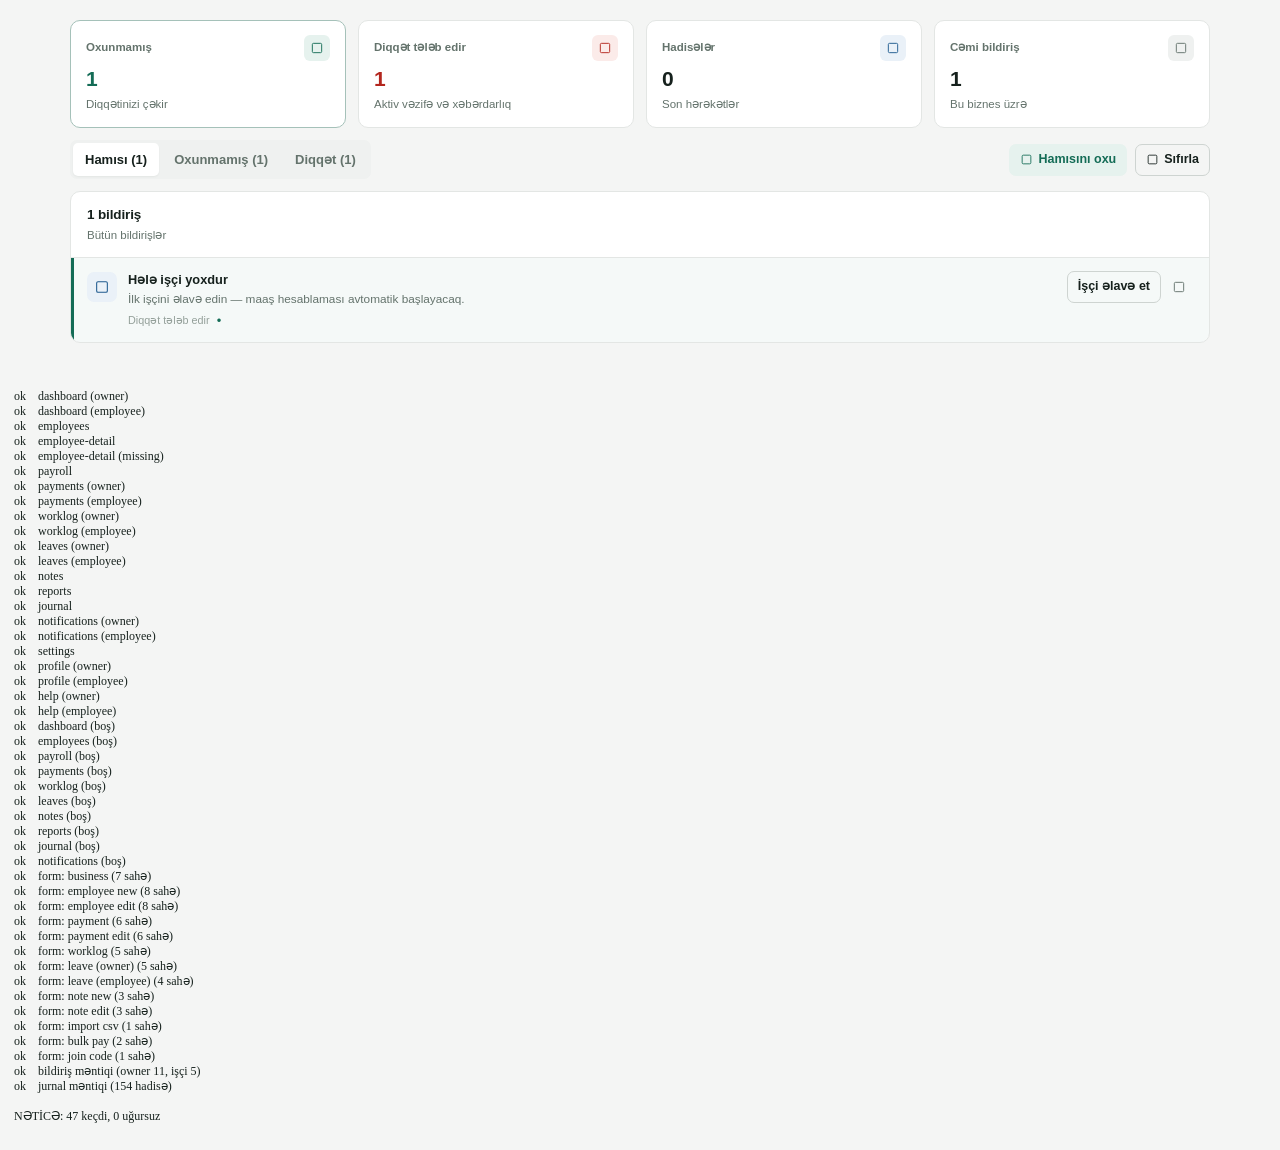
<file: qa/harness.html>
<!DOCTYPE html>
<html lang="az" data-theme="light">
<head>
  <meta charset="utf-8" />
  <meta name="viewport" content="width=device-width, initial-scale=1" />
  <title>QA harness</title>
  <link rel="stylesheet" href="../assets/css/styles.css" />
</head>
<body>
  <div id="toast-root" class="toast-stack"></div>
  <div id="modal-root" class="modal-root" hidden></div>
  <div id="view-root" class="view"></div>
  <div class="sprite-src" id="sprite-src"></div>
  <pre id="qa-out" style="padding:14px;font:12px ui-monospace;white-space:pre-wrap"></pre>
  <script type="module" src="./harness.js"></script>
</body>
</html>
</file>
<file: assets/css/styles.css>
*, *::before, *::after { box-sizing: border-box; }

html {
  -webkit-text-size-adjust: 100%;
  text-size-adjust: 100%;
}

html, body {
  margin: 0;
  padding: 0;
  max-width: 100%;
  overflow-x: hidden;
}

body {
  font-family: -apple-system, BlinkMacSystemFont, 'Segoe UI', Roboto, 'Helvetica Neue', Arial, sans-serif;
  font-size: 14.5px;
  line-height: 1.5;
  color: var(--ink);
  background: var(--bg);
  -webkit-font-smoothing: antialiased;
  -moz-osx-font-smoothing: grayscale;
}

h1, h2, h3, h4, h5, p, figure, blockquote { margin: 0; }
ul, ol { margin: 0; padding: 0; list-style: none; }
img, svg, video { max-width: 100%; display: block; }
button, input, select, textarea { font: inherit; color: inherit; }
button { cursor: pointer; background: none; border: 0; padding: 0; text-align: left; }
a { color: inherit; text-decoration: none; }
table { border-collapse: collapse; width: 100%; }
[hidden] { display: none !important; }

:focus-visible {
  outline: 2px solid var(--accent);
  outline-offset: 2px;
}

::selection { background: var(--accent-100); color: var(--ink); }

.sprite { position: absolute; width: 0; height: 0; overflow: hidden; }

.skip-link {
  position: absolute;
  left: 12px;
  top: -60px;
  z-index: 400;
  padding: 9px 14px;
  border-radius: 6px;
  background: var(--ink);
  color: var(--surface);
  font-weight: 600;
  font-size: 13px;
}
.skip-link:focus { top: 10px; }

:root {
  color-scheme: light;

  --bg: #f4f5f4;
  --surface: #ffffff;
  --surface-2: #fafbfa;
  --surface-3: #eff1f0;
  --line: #e3e6e4;
  --line-strong: #ced4d1;

  --ink: #16211d;
  --ink-2: #3c4b45;
  --ink-3: #64736c;
  --ink-4: #94a09a;

  --accent: #146c56;
  --accent-600: #0f5a47;
  --accent-100: #e6f2ee;
  --accent-200: #cde6de;

  --danger: #b3261e;
  --danger-100: #fbebe9;
  --warn: #8a6108;
  --warn-100: #fbf1dd;
  --info: #1f5b8f;
  --info-100: #eaf1f8;

  --radius: 10px;
  --radius-sm: 7px;
  --shadow-1: 0 1px 2px rgba(18, 30, 26, .05);
  --shadow-2: 0 6px 20px -8px rgba(18, 30, 26, .18);
  --shadow-3: 0 18px 48px -16px rgba(18, 30, 26, .3);

  --sidebar-w: 246px;
  --topbar-h: 60px;
  --max-w: 1180px;
}

html[data-theme='dark'] {
  color-scheme: dark;

  --bg: #101614;
  --surface: #171f1c;
  --surface-2: #1b2421;
  --surface-3: #212b27;
  --line: #2a3430;
  --line-strong: #3a4741;

  --ink: #e8eeeb;
  --ink-2: #c0cbc6;
  --ink-3: #93a09a;
  --ink-4: #6d7a74;

  --accent: #4fb99a;
  --accent-600: #3fa387;
  --accent-100: #16302a;
  --accent-200: #1e3d35;

  --danger: #e57373;
  --danger-100: #33201f;
  --warn: #d5a33f;
  --warn-100: #322a18;
  --info: #7cadd8;
  --info-100: #17242f;

  --shadow-1: 0 1px 2px rgba(0, 0, 0, .4);
  --shadow-2: 0 8px 24px -10px rgba(0, 0, 0, .7);
  --shadow-3: 0 22px 56px -20px rgba(0, 0, 0, .85);
}

.muted { color: var(--ink-3); }
.tiny { font-size: 12px; }
.strong { font-weight: 700; }
.center { text-align: center; }
.nowrap { white-space: nowrap; }
.row { display: flex; flex-wrap: wrap; gap: 10px; align-items: center; }
.row--between { justify-content: space-between; }
.col { display: flex; flex-direction: column; gap: 10px; }
.spacer { flex: 1 1 auto; }

.boot {
  position: fixed;
  inset: 0;
  z-index: 500;
  display: grid;
  place-content: center;
  justify-items: center;
  gap: 16px;
  background: var(--bg);
}
.boot__logo { width: 52px; height: 52px; object-fit: contain; opacity: .9; }
.boot__spinner {
  width: 22px;
  height: 22px;
  border-radius: 50%;
  border: 2px solid var(--line-strong);
  border-top-color: var(--accent);
  animation: spin .7s linear infinite;
}
@keyframes spin { to { transform: rotate(360deg); } }
.boot__text { font-size: 13px; color: var(--ink-3); }

.fatal {
  position: fixed;
  inset: 0;
  z-index: 480;
  display: grid;
  place-items: center;
  padding: 22px;
  background: var(--bg);
  overflow-y: auto;
}
.fatal__card {
  width: 100%;
  max-width: 420px;
  background: var(--surface);
  border: 1px solid var(--line);
  border-radius: var(--radius);
  padding: 26px 24px;
  box-shadow: var(--shadow-2);
}
.fatal__card h1 { font-size: 17px; margin-bottom: 8px; }
.fatal__card > p { font-size: 13.5px; color: var(--ink-2); line-height: 1.6; }
.fatal__card .btn { margin-top: 18px; }

code {
  font-family: ui-monospace, SFMono-Regular, Menlo, monospace;
  font-size: .9em;
  background: var(--surface-3);
  padding: 1px 5px;
  border-radius: 4px;
}

.btn {
  --btn-bg: var(--surface);
  --btn-ink: var(--ink);
  --btn-line: var(--line-strong);
  position: relative;
  display: inline-flex;
  align-items: center;
  justify-content: center;
  gap: 6px;
  min-height: 38px;
  padding: 8px 14px;
  border-radius: var(--radius-sm);
  border: 1px solid var(--btn-line);
  background: var(--btn-bg);
  color: var(--btn-ink);
  font-size: 13.5px;
  font-weight: 600;
  transition: background .13s ease, border-color .13s ease;
  white-space: nowrap;
  user-select: none;
}
.btn:hover { background: var(--surface-3); }
.btn:active { transform: translateY(1px); }

.btn--primary {
  --btn-bg: var(--accent);
  --btn-ink: #fff;
  --btn-line: transparent;
}
.btn--primary:hover { background: var(--accent-600); }
html[data-theme='dark'] .btn--primary { --btn-ink: #06201a; }

.btn--soft {
  --btn-bg: var(--accent-100);
  --btn-ink: var(--accent);
  --btn-line: transparent;
}
.btn--soft:hover { background: var(--accent-200); }

.btn--ghost { --btn-bg: transparent; }
.btn--ghost:hover { background: var(--surface-3); }

.btn--danger {
  --btn-bg: var(--danger);
  --btn-ink: #fff;
  --btn-line: transparent;
}
.btn--danger:hover { filter: brightness(.92); }
.btn--danger-ghost {
  --btn-bg: transparent;
  --btn-ink: var(--danger);
  --btn-line: color-mix(in srgb, var(--danger) 32%, transparent);
}
.btn--danger-ghost:hover { background: var(--danger-100); }

.btn--sm { min-height: 32px; padding: 5px 10px; font-size: 12.5px; gap: 5px; }
.btn--lg { min-height: 44px; padding: 11px 20px; font-size: 14px; }
.btn--block { width: 100%; }
.btn[disabled] { opacity: .5; pointer-events: none; }

.btn.is-loading { color: transparent !important; pointer-events: none; }
.btn.is-loading .btn__spinner { display: block; }
.btn__spinner {
  display: none;
  position: absolute;
  inset: 0;
  margin: auto;
  width: 15px;
  height: 15px;
  border-radius: 50%;
  border: 2px solid rgba(255, 255, 255, .4);
  border-top-color: #fff;
  animation: spin .65s linear infinite;
}
.btn--ghost .btn__spinner, .btn--soft .btn__spinner {
  border-color: color-mix(in srgb, var(--ink) 22%, transparent);
  border-top-color: var(--ink);
}

.iconbtn {
  display: inline-grid;
  place-items: center;
  width: 34px;
  height: 34px;
  border-radius: var(--radius-sm);
  color: var(--ink-3);
  transition: background .13s ease, color .13s ease;
  font-size: 11px;
  font-weight: 600;
}
.iconbtn:hover { background: var(--surface-3); color: var(--ink); }
.iconbtn--sm { width: 29px; height: 29px; }

.linkbtn {
  font-size: 12.5px;
  font-weight: 600;
  color: var(--accent);
  text-decoration: underline;
  text-underline-offset: 2px;
}

.field { display: flex; flex-direction: column; gap: 5px; min-width: 0; }
.field > label,
.field > .field__label {
  font-size: 12.5px;
  font-weight: 600;
  color: var(--ink-2);
}

.field__control {
  position: relative;
  display: flex;
  align-items: center;
  gap: 8px;
  min-height: 40px;
  padding: 0 11px;
  background: var(--surface);
  border: 1px solid var(--line-strong);
  border-radius: var(--radius-sm);
  transition: border-color .13s ease, box-shadow .13s ease;
}
.field__control:focus-within {
  border-color: var(--accent);
  box-shadow: 0 0 0 3px color-mix(in srgb, var(--accent) 15%, transparent);
}
.field__control.is-invalid { border-color: var(--danger); }
.field__control input,
.field__control select,
.field__control textarea {
  flex: 1 1 auto;
  min-width: 0;
  width: 100%;
  border: 0;
  outline: 0;
  background: none;
  font-size: 13.5px;
  padding: 9px 0;
  color: var(--ink);
}
.field__control input::placeholder,
.field__control textarea::placeholder { color: var(--ink-4); }
.field__control--area { align-items: stretch; }
.field__control--area textarea { resize: vertical; min-height: 74px; line-height: 1.55; padding: 9px 0; }

.field__toggle {
  display: grid;
  place-items: center;
  width: 26px;
  height: 26px;
  margin-right: -4px;
  border-radius: 5px;
  color: var(--ink-4);
}
.field__toggle:hover { background: var(--surface-3); color: var(--ink-2); }

.select-wrap { position: relative; }
.select-wrap select { appearance: none; -webkit-appearance: none; padding-right: 22px; cursor: pointer; }
.select-wrap::after {
  content: '';
  position: absolute;
  right: 13px;
  top: 50%;
  width: 7px;
  height: 7px;
  border-right: 1.6px solid var(--ink-4);
  border-bottom: 1.6px solid var(--ink-4);
  transform: translateY(-70%) rotate(45deg);
  pointer-events: none;
}

.field__hint { font-size: 11.5px; color: var(--ink-3); line-height: 1.5; }

.form-grid {
  display: grid;
  grid-template-columns: repeat(2, minmax(0, 1fr));
  gap: 13px;
}
.form-grid .span-2 { grid-column: 1 / -1; }

.checkbox {
  display: inline-flex;
  align-items: flex-start;
  gap: 8px;
  font-size: 12.5px;
  color: var(--ink-2);
  cursor: pointer;
  line-height: 1.45;
}
.checkbox input {
  appearance: none;
  -webkit-appearance: none;
  flex: none;
  width: 17px;
  height: 17px;
  margin: 1px 0 0;
  border: 1.4px solid var(--line-strong);
  border-radius: 4px;
  background: var(--surface);
  cursor: pointer;
  position: relative;
}
.checkbox input:checked { background: var(--accent); border-color: var(--accent); }
.checkbox input:checked::after {
  content: '';
  position: absolute;
  left: 4.5px;
  top: 1px;
  width: 4.5px;
  height: 8px;
  border-right: 1.8px solid #fff;
  border-bottom: 1.8px solid #fff;
  transform: rotate(42deg);
}
html[data-theme='dark'] .checkbox input:checked::after { border-color: #06201a; }

.form-error {
  font-size: 12.5px;
  font-weight: 500;
  color: var(--danger);
  background: var(--danger-100);
  border-radius: var(--radius-sm);
  padding: 8px 11px;
  line-height: 1.5;
}
.form-success {
  font-size: 12.5px;
  font-weight: 500;
  color: var(--accent);
  background: var(--accent-100);
  border-radius: var(--radius-sm);
  padding: 8px 11px;
  line-height: 1.5;
}

.meter { display: grid; grid-template-columns: repeat(4, 1fr); gap: 3px; margin-top: 1px; }
.meter span { height: 3px; border-radius: 2px; background: var(--surface-3); transition: background .2s ease; }
.meter[data-level='1'] span:nth-child(-n+1) { background: var(--danger); }
.meter[data-level='2'] span:nth-child(-n+2) { background: var(--warn); }
.meter[data-level='3'] span:nth-child(-n+3) { background: #6a9a4f; }
.meter[data-level='4'] span { background: var(--accent); }

.auth { display: grid; grid-template-columns: 1fr 1fr; min-height: 100dvh; background: var(--bg); }
.auth__aside {
  display: flex;
  flex-direction: column;
  justify-content: space-between;
  gap: 26px;
  padding: 38px 42px;
  background: var(--surface);
  border-right: 1px solid var(--line);
}
.auth__brand { display: flex; align-items: center; gap: 10px; }
.auth__logo { width: 38px; height: 38px; object-fit: contain; flex: none; }
.auth__brand .brand__name { font-size: 17px; font-weight: 700; letter-spacing: -.015em; }

.auth__pitch h1 {
  font-size: clamp(24px, 2.5vw, 31px);
  line-height: 1.22;
  letter-spacing: -.025em;
  font-weight: 700;
}
.auth__pitch > p { margin-top: 12px; font-size: 14px; line-height: 1.65; color: var(--ink-3); max-width: 40ch; }
.auth__features { margin-top: 22px; display: grid; gap: 9px; }
.auth__features li {
  position: relative;
  padding-left: 18px;
  font-size: 13px;
  color: var(--ink-2);
}
.auth__features li::before {
  content: '';
  position: absolute;
  left: 0;
  top: 7px;
  width: 7px;
  height: 7px;
  border-radius: 50%;
  background: var(--accent);
  opacity: .55;
}
.auth__foot { font-size: 11.5px; color: var(--ink-4); }

.auth__panel { display: flex; align-items: center; justify-content: center; padding: 38px 24px; overflow-y: auto; }
.auth__panel-inner { width: 100%; max-width: 380px; }
.auth__mobile-brand { display: none; align-items: center; gap: 9px; margin-bottom: 20px; }
.auth__mobile-brand .brand__name { font-size: 16px; font-weight: 700; }

.segmented {
  display: grid;
  grid-template-columns: 1fr 1fr;
  gap: 3px;
  padding: 3px;
  background: var(--surface-3);
  border-radius: var(--radius-sm);
  margin-bottom: 20px;
}
.segmented__btn {
  padding: 8px 10px;
  border-radius: 5px;
  font-size: 13px;
  font-weight: 600;
  color: var(--ink-3);
  text-align: center;
  transition: background .13s ease, color .13s ease;
}
.segmented__btn.is-active { background: var(--surface); color: var(--ink); box-shadow: var(--shadow-1); }

.auth-form { display: flex; flex-direction: column; gap: 13px; }
.auth-form__title { font-size: 19px; letter-spacing: -.02em; font-weight: 700; }
.auth-form__sub { font-size: 12.5px; color: var(--ink-3); margin-top: -6px; line-height: 1.55; }
.auth-form__row { display: flex; align-items: center; justify-content: space-between; gap: 10px; flex-wrap: wrap; }
.auth-form__note { font-size: 11.5px; color: var(--ink-3); text-align: center; line-height: 1.6; }
.auth-form__hintbox {
  padding: 11px 13px;
  border-radius: var(--radius-sm);
  background: var(--surface-2);
  border: 1px solid var(--line);
}
.auth-form__hintbox strong { font-size: 12px; display: block; margin-bottom: 2px; }
.auth-form__hintbox p { font-size: 11.5px; color: var(--ink-3); line-height: 1.55; }

.app { display: grid; grid-template-columns: var(--sidebar-w) minmax(0, 1fr); min-height: 100dvh; }

.sidebar {
  position: sticky;
  top: 0;
  display: flex;
  flex-direction: column;
  gap: 4px;
  height: 100dvh;
  padding: 14px 10px;
  background: var(--surface);
  border-right: 1px solid var(--line);
  overflow-y: auto;
  z-index: 60;
}
.sidebar__head {
  display: flex;
  align-items: center;
  justify-content: space-between;
  gap: 8px;
  padding: 2px 6px 12px;
}
.brand { display: flex; align-items: center; gap: 8px; min-width: 0; }
.brand__logo { width: 30px; height: 30px; object-fit: contain; flex: none; }
.brand__name {
  font-size: 15px;
  font-weight: 700;
  letter-spacing: -.018em;
  white-space: nowrap;
  overflow: hidden;
  text-overflow: ellipsis;
}
.sidebar__close { display: none; }

.bizswitch { position: relative; margin-bottom: 4px; }
.bizswitch__btn {
  display: flex;
  align-items: center;
  gap: 9px;
  width: 100%;
  padding: 8px 9px;
  border-radius: var(--radius-sm);
  border: 1px solid var(--line);
  background: var(--surface-2);
  transition: border-color .13s ease, background .13s ease;
}
.bizswitch__btn:hover { border-color: var(--line-strong); background: var(--surface-3); }
.bizswitch__btn[disabled] { opacity: .6; cursor: default; }
.bizswitch__text { display: flex; flex-direction: column; min-width: 0; flex: 1 1 auto; }
.bizswitch__text strong {
  font-size: 13px;
  font-weight: 600;
  overflow: hidden;
  text-overflow: ellipsis;
  white-space: nowrap;
}
.bizswitch__text small { font-size: 10.5px; color: var(--ink-4); }
.bizswitch__chev {
  flex: none;
  width: 6px;
  height: 6px;
  margin-right: 3px;
  border-right: 1.5px solid var(--ink-4);
  border-bottom: 1.5px solid var(--ink-4);
  transform: rotate(45deg);
}

.bizswitch__menu {
  position: absolute;
  left: 0;
  right: 0;
  top: calc(100% + 5px);
  z-index: 90;
  padding: 5px;
  background: var(--surface);
  border: 1px solid var(--line-strong);
  border-radius: var(--radius-sm);
  box-shadow: var(--shadow-2);
  max-height: 320px;
  overflow-y: auto;
}
.bizswitch__menu button {
  display: flex;
  align-items: center;
  gap: 8px;
  width: 100%;
  padding: 8px 9px;
  border-radius: 5px;
  font-size: 12.5px;
  font-weight: 500;
}
.bizswitch__menu button:hover { background: var(--surface-3); }
.bizswitch__menu button.is-active { background: var(--accent-100); color: var(--accent); font-weight: 600; }
.bizswitch__menu .bizswitch__sep { height: 1px; background: var(--line); margin: 4px 3px; }
.bizswitch__menu .bizswitch__add { color: var(--accent); font-weight: 600; }

.nav { display: flex; flex-direction: column; gap: 1px; flex: 1 1 auto; }
.nav__label {
  padding: 13px 9px 5px;
  font-size: 10px;
  font-weight: 700;
  letter-spacing: .07em;
  text-transform: uppercase;
  color: var(--ink-4);
}
.nav__item {
  display: flex;
  align-items: center;
  gap: 9px;
  padding: 8px 9px;
  border-radius: 6px;
  font-size: 13px;
  font-weight: 500;
  color: var(--ink-2);
  transition: background .12s ease, color .12s ease;
  width: 100%;
}
.nav__item svg { color: var(--ink-4); flex: none; transition: color .12s ease; }
.nav__item:hover { background: var(--surface-3); }
.nav__item:hover svg { color: var(--ink-2); }
.nav__item.is-active { background: var(--accent-100); color: var(--accent); font-weight: 600; }
.nav__item.is-active svg { color: var(--accent); }
.nav__item span:first-of-type { flex: 1 1 auto; overflow: hidden; text-overflow: ellipsis; white-space: nowrap; }

.nav__badge {
  min-width: 19px;
  padding: 1px 5px;
  border-radius: 4px;
  background: var(--accent);
  color: #fff;
  font-size: 10.5px;
  font-weight: 700;
  text-align: center;
}
html[data-theme='dark'] .nav__badge { color: #06201a; }
.nav__badge--soft { background: var(--warn-100); color: var(--warn); }

.sidebar__foot {
  display: flex;
  align-items: center;
  gap: 7px;
  padding: 11px 5px 2px;
  margin-top: 6px;
  border-top: 1px solid var(--line);
}
.sidebar__user { display: flex; align-items: center; gap: 8px; min-width: 0; flex: 1 1 auto; }
.sidebar__user-text { display: flex; flex-direction: column; min-width: 0; }
.sidebar__user-text strong {
  font-size: 12px;
  font-weight: 600;
  overflow: hidden;
  text-overflow: ellipsis;
  white-space: nowrap;
}
.sidebar__user-text small {
  font-size: 10.5px;
  color: var(--ink-4);
  overflow: hidden;
  text-overflow: ellipsis;
  white-space: nowrap;
}

.avatar {
  display: grid;
  place-items: center;
  flex: none;
  width: 32px;
  height: 32px;
  border-radius: 7px;
  background: var(--accent-100);
  color: var(--accent);
  font-size: 11.5px;
  font-weight: 700;
}
.avatar--sm { width: 28px; height: 28px; border-radius: 6px; font-size: 10.5px; }
.avatar--sq { border-radius: 6px; }
.avatar--lg { width: 46px; height: 46px; border-radius: 9px; font-size: 16px; }

.main { display: flex; flex-direction: column; min-width: 0; }

.topbar {
  position: sticky;
  top: 0;
  z-index: 50;
  display: flex;
  align-items: center;
  gap: 10px;
  min-height: var(--topbar-h);
  padding: 10px 20px;
  background: var(--surface);
  border-bottom: 1px solid var(--line);
}
.topbar__menu { display: none; }
.topbar__title { flex: 1 1 auto; min-width: 0; }
.topbar__title h1 {
  font-size: 16.5px;
  font-weight: 700;
  letter-spacing: -.018em;
  overflow: hidden;
  text-overflow: ellipsis;
  white-space: nowrap;
}
.topbar__title p {
  font-size: 12px;
  color: var(--ink-3);
  overflow: hidden;
  text-overflow: ellipsis;
  white-space: nowrap;
}
.topbar__actions { display: flex; align-items: center; gap: 5px; flex: none; }
.topbar__search { gap: 6px; color: var(--ink-3); }
.topbar__search-text { font-weight: 500; }

.view {
  flex: 1 1 auto;
  width: 100%;
  max-width: var(--max-w);
  margin: 0 auto;
  padding: 20px;
  outline: none;
}

.scrim { position: fixed; inset: 0; z-index: 55; background: rgba(10, 18, 15, .42); }

.card {
  background: var(--surface);
  border: 1px solid var(--line);
  border-radius: var(--radius);
  overflow: hidden;
}
.card--raised { box-shadow: var(--shadow-1); }
.card__head {
  display: flex;
  align-items: center;
  gap: 12px;
  flex-wrap: wrap;
  padding: 13px 16px;
  border-bottom: 1px solid var(--line);
}
.card__head > div:first-child { flex: 1 1 auto; min-width: 0; }
.card__title { font-size: 13.5px; font-weight: 700; letter-spacing: -.01em; }
.card__sub { font-size: 11.5px; color: var(--ink-3); margin-top: 1px; }
.card__body { padding: 16px; }
.card__body--flush { padding: 0; }
.card__foot { padding: 12px 16px; border-top: 1px solid var(--line); background: var(--surface-2); }

.grid { display: grid; gap: 12px; }
.grid--stats { grid-template-columns: repeat(4, minmax(0, 1fr)); }
.grid--2 { grid-template-columns: repeat(2, minmax(0, 1fr)); }
.grid--3 { grid-template-columns: repeat(3, minmax(0, 1fr)); }
.grid--main { grid-template-columns: minmax(0, 1.6fr) minmax(0, 1fr); align-items: start; }

.hero {
  display: flex;
  align-items: center;
  gap: 14px;
  flex-wrap: wrap;
  padding: 16px 18px;
  border-radius: var(--radius);
  background: var(--surface);
  border: 1px solid var(--line);
  border-left: 3px solid var(--accent);
}
.hero__text { flex: 1 1 260px; min-width: 0; }
.hero__text h2 { font-size: 16.5px; font-weight: 700; letter-spacing: -.018em; }
.hero__text p { font-size: 12.5px; color: var(--ink-3); margin-top: 3px; line-height: 1.55; }
.hero__actions { display: flex; gap: 7px; flex-wrap: wrap; }

.stat {
  display: flex;
  flex-direction: column;
  gap: 5px;
  padding: 14px 15px;
  background: var(--surface);
  border: 1px solid var(--line);
  border-radius: var(--radius);
  min-width: 0;
}
.stat__top { display: flex; align-items: center; gap: 7px; }
.stat__label {
  font-size: 11.5px;
  font-weight: 600;
  color: var(--ink-3);
  flex: 1 1 auto;
  min-width: 0;
}
.stat__icon {
  display: grid;
  place-items: center;
  width: 26px;
  height: 26px;
  border-radius: 6px;
  background: var(--surface-3);
  color: var(--ink-3);
  flex: none;
}
.stat__icon--warn { background: var(--warn-100); color: var(--warn); }
.stat__icon--danger { background: var(--danger-100); color: var(--danger); }
.stat__icon--info { background: var(--info-100); color: var(--info); }
.stat__value {
  font-size: 21px;
  font-weight: 700;
  letter-spacing: -.025em;
  line-height: 1.2;
  font-variant-numeric: tabular-nums;
  word-break: break-word;
}
.stat__value--sm { font-size: 17.5px; }
.stat__hint { font-size: 11.5px; color: var(--ink-3); line-height: 1.45; }
.stat--danger .stat__value { color: var(--danger); }
.stat--brand { border-color: color-mix(in srgb, var(--accent) 30%, var(--line)); }
.stat--brand .stat__value { color: var(--accent); }
.stat--brand .stat__icon { background: var(--accent-100); color: var(--accent); }

.table-wrap { width: 100%; overflow-x: auto; }
table.data { width: 100%; min-width: 540px; font-size: 12.8px; }
table.data thead th {
  padding: 9px 13px;
  text-align: left;
  font-size: 10.5px;
  font-weight: 700;
  letter-spacing: .045em;
  text-transform: uppercase;
  color: var(--ink-4);
  background: var(--surface-2);
  border-bottom: 1px solid var(--line);
  white-space: nowrap;
}
table.data tbody td {
  padding: 10px 13px;
  border-bottom: 1px solid var(--line);
  vertical-align: middle;
  color: var(--ink-2);
}
table.data tbody tr:last-child td { border-bottom: 0; }
table.data tbody tr:hover { background: var(--surface-2); }
table.data .num { text-align: right; white-space: nowrap; font-variant-numeric: tabular-nums; }
table.data .cell-name { display: flex; align-items: center; gap: 8px; min-width: 0; }
table.data .cell-name strong { font-weight: 600; color: var(--ink); }
table.data .cell-name small { display: block; font-size: 10.5px; color: var(--ink-4); }
table.data .row-actions { display: flex; gap: 2px; justify-content: flex-end; }
table.data tr.is-inactive { opacity: .55; }
table.data tfoot td {
  padding: 10px 13px;
  border-top: 1px solid var(--line-strong);
  background: var(--surface-2);
  font-weight: 700;
  color: var(--ink);
}

.badge {
  display: inline-flex;
  align-items: center;
  gap: 3px;
  padding: 2px 7px;
  border-radius: 4px;
  font-size: 10.5px;
  font-weight: 600;
  background: var(--surface-3);
  color: var(--ink-3);
  white-space: nowrap;
}
.badge--ok { background: var(--accent-100); color: var(--accent); }
.badge--warn { background: var(--warn-100); color: var(--warn); }
.badge--danger { background: var(--danger-100); color: var(--danger); }
.badge--info { background: var(--info-100); color: var(--info); }

.toolbar { display: flex; align-items: center; gap: 8px; flex-wrap: wrap; margin-bottom: 12px; }
.toolbar__search {
  position: relative;
  display: flex;
  align-items: center;
  gap: 7px;
  flex: 1 1 220px;
  min-width: 0;
  min-height: 38px;
  padding: 0 11px;
  background: var(--surface);
  border: 1px solid var(--line-strong);
  border-radius: var(--radius-sm);
}
.toolbar__search:focus-within { border-color: var(--accent); box-shadow: 0 0 0 3px color-mix(in srgb, var(--accent) 15%, transparent); }
.toolbar__search svg { color: var(--ink-4); flex: none; }
.toolbar__search input { flex: 1 1 auto; min-width: 0; border: 0; outline: 0; background: none; font-size: 13px; padding: 8px 0; }
.toolbar select {
  min-height: 38px;
  padding: 7px 28px 7px 11px;
  border-radius: var(--radius-sm);
  border: 1px solid var(--line-strong);
  background: var(--surface);
  font-size: 12.5px;
  font-weight: 500;
  appearance: none;
  -webkit-appearance: none;
  cursor: pointer;
}
.toolbar__count { font-size: 11.5px; color: var(--ink-3); }

.empty { display: grid; justify-items: center; gap: 8px; padding: 38px 20px; text-align: center; }
.empty__icon {
  display: grid;
  place-items: center;
  width: 44px;
  height: 44px;
  border-radius: 10px;
  background: var(--surface-3);
  color: var(--ink-4);
}
.empty h3 { font-size: 14px; font-weight: 700; }
.empty p { font-size: 12.5px; color: var(--ink-3); max-width: 42ch; line-height: 1.6; }
.empty .btn { margin-top: 4px; }

.banner {
  display: flex;
  align-items: flex-start;
  gap: 9px;
  padding: 11px 13px;
  border-radius: var(--radius-sm);
  font-size: 12.5px;
  line-height: 1.55;
  background: var(--info-100);
  color: var(--ink-2);
  border: 1px solid color-mix(in srgb, var(--info) 18%, transparent);
}
.banner svg { flex: none; color: var(--info); margin-top: 1px; }
.banner strong { display: block; color: var(--ink); font-size: 12.5px; margin-bottom: 1px; }
.banner--ok { background: var(--accent-100); border-color: color-mix(in srgb, var(--accent) 22%, transparent); }
.banner--ok svg { color: var(--accent); }
.banner--warn { background: var(--warn-100); border-color: color-mix(in srgb, var(--warn) 22%, transparent); }
.banner--warn svg { color: var(--warn); }
.banner--danger { background: var(--danger-100); border-color: color-mix(in srgb, var(--danger) 22%, transparent); }
.banner--danger svg { color: var(--danger); }

.list { display: flex; flex-direction: column; }
.list-row {
  display: flex;
  align-items: center;
  gap: 10px;
  padding: 11px 16px;
  border-bottom: 1px solid var(--line);
  min-width: 0;
}
.list-row:last-child { border-bottom: 0; }
.list-row__main { flex: 1 1 auto; min-width: 0; }
.list-row__title { font-size: 13px; font-weight: 600; overflow: hidden; text-overflow: ellipsis; }
.list-row__sub { font-size: 11.5px; color: var(--ink-3); margin-top: 1px; }
.list-row__end { flex: none; text-align: right; }
.list-row__amount { font-size: 13px; font-weight: 700; font-variant-numeric: tabular-nums; }

.progress { height: 6px; border-radius: 3px; background: var(--surface-3); overflow: hidden; }
.progress > span { display: block; height: 100%; border-radius: 3px; background: var(--accent); transition: width .3s ease; }
.progress--warn > span { background: var(--warn); }
.progress--danger > span { background: var(--danger); }

.bars { display: flex; align-items: flex-end; gap: 7px; height: 150px; padding-top: 8px; }
.bars__item { flex: 1 1 0; display: flex; flex-direction: column; align-items: center; gap: 5px; min-width: 0; height: 100%; justify-content: flex-end; }
.bars__bar {
  width: 100%;
  max-width: 34px;
  border-radius: 3px 3px 0 0;
  background: var(--accent);
  min-height: 3px;
  transition: height .3s ease;
  opacity: .85;
}
.bars__bar--soft { background: var(--surface-3); }
.bars__label { font-size: 10px; font-weight: 600; color: var(--ink-4); white-space: nowrap; }
.bars__value { font-size: 10px; font-weight: 600; color: var(--ink-3); white-space: nowrap; }

.legend { display: flex; gap: 14px; flex-wrap: wrap; font-size: 11.5px; color: var(--ink-3); }
.legend span { display: inline-flex; align-items: center; gap: 5px; }
.legend i { width: 8px; height: 8px; border-radius: 2px; background: var(--accent); display: inline-block; }
.legend i.soft { background: var(--surface-3); }

.kv { display: grid; gap: 9px; }
.kv__row { display: flex; align-items: baseline; justify-content: space-between; gap: 14px; font-size: 12.8px; }
.kv__row dt { color: var(--ink-3); flex: none; }
.kv__row dd { margin: 0; font-weight: 600; text-align: right; word-break: break-word; font-variant-numeric: tabular-nums; }

.codebox {
  display: flex;
  align-items: center;
  gap: 10px;
  flex-wrap: wrap;
  padding: 12px 14px;
  border-radius: var(--radius-sm);
  background: var(--surface-2);
  border: 1px solid var(--line);
}
.codebox__code {
  font-family: ui-monospace, SFMono-Regular, Menlo, monospace;
  font-size: 19px;
  font-weight: 600;
  letter-spacing: .13em;
  color: var(--accent);
  word-break: break-all;
}

.tabs {
  display: flex;
  gap: 2px;
  padding: 3px;
  background: var(--surface-3);
  border-radius: var(--radius-sm);
  overflow-x: auto;
  margin-bottom: 14px;
  scrollbar-width: none;
}
.tabs::-webkit-scrollbar { display: none; }
.tabs__btn {
  padding: 7px 12px;
  border-radius: 5px;
  font-size: 12.5px;
  font-weight: 600;
  color: var(--ink-3);
  white-space: nowrap;
  flex: none;
}
.tabs__btn.is-active { background: var(--surface); color: var(--ink); box-shadow: var(--shadow-1); }

.faq { border-bottom: 1px solid var(--line); }
.faq:last-child { border-bottom: 0; }
.faq > summary {
  display: flex;
  align-items: center;
  justify-content: space-between;
  gap: 12px;
  padding: 12px 16px;
  font-size: 13px;
  font-weight: 600;
  cursor: pointer;
  list-style: none;
}
.faq > summary::-webkit-details-marker { display: none; }
.faq > summary:hover { background: var(--surface-2); }
.faq > summary svg { color: var(--ink-4); flex: none; transition: transform .16s ease; }
.faq[open] > summary svg { transform: rotate(180deg); }
.faq > p { padding: 0 16px 14px; font-size: 12.5px; line-height: 1.7; color: var(--ink-2); max-width: 74ch; }

.toast-stack {
  position: fixed;
  bottom: 16px;
  right: 16px;
  left: 16px;
  z-index: 320;
  display: flex;
  flex-direction: column;
  align-items: flex-end;
  gap: 7px;
  pointer-events: none;
}
.toast {
  display: flex;
  align-items: flex-start;
  gap: 9px;
  width: min(380px, 100%);
  padding: 11px 13px;
  border-radius: var(--radius-sm);
  background: var(--surface);
  border: 1px solid var(--line-strong);
  border-left: 3px solid var(--accent);
  box-shadow: var(--shadow-2);
  font-size: 12.5px;
  line-height: 1.5;
  pointer-events: auto;
  animation: toastIn .18s ease-out;
}
@keyframes toastIn {
  from { opacity: 0; transform: translateY(8px); }
  to { opacity: 1; transform: none; }
}
.toast.is-out { opacity: 0; transition: opacity .18s ease; }
.toast__icon { flex: none; color: var(--accent); margin-top: 1px; }
.toast--error { border-left-color: var(--danger); }
.toast--error .toast__icon { color: var(--danger); }
.toast--info { border-left-color: var(--info); }
.toast--info .toast__icon { color: var(--info); }
.toast__text { flex: 1 1 auto; min-width: 0; }
.toast__close { flex: none; color: var(--ink-4); display: grid; place-items: center; width: 20px; height: 20px; border-radius: 4px; }
.toast__close:hover { background: var(--surface-3); }

.modal-root {
  position: fixed;
  inset: 0;
  z-index: 300;
  display: grid;
  place-items: center;
  padding: 16px;
  background: rgba(10, 18, 15, .46);
  overflow-y: auto;
}
.modal {
  width: 100%;
  max-width: 520px;
  max-height: calc(100dvh - 32px);
  display: flex;
  flex-direction: column;
  background: var(--surface);
  border-radius: var(--radius);
  border: 1px solid var(--line);
  box-shadow: var(--shadow-3);
  overflow: hidden;
}
.modal--wide { max-width: 720px; }
.modal__head {
  display: flex;
  align-items: flex-start;
  justify-content: space-between;
  gap: 12px;
  padding: 16px 18px 13px;
  border-bottom: 1px solid var(--line);
}
.modal__head h2 { font-size: 15.5px; font-weight: 700; letter-spacing: -.015em; }
.modal__head p { font-size: 12px; color: var(--ink-3); margin-top: 2px; line-height: 1.5; }
.modal__body { padding: 16px 18px; overflow-y: auto; flex: 1 1 auto; }
.modal__foot {
  display: flex;
  align-items: center;
  gap: 7px;
  flex-wrap: wrap;
  padding: 12px 18px;
  border-top: 1px solid var(--line);
  background: var(--surface-2);
}
.modal__foot .btn--primary, .modal__foot .btn--danger { margin-left: auto; }

.palette {
  position: fixed;
  inset: 0;
  z-index: 340;
  display: grid;
  place-items: start center;
  padding: 12vh 16px 16px;
  background: rgba(10, 18, 15, .46);
  overflow-y: auto;
}
.palette__panel {
  width: 100%;
  max-width: 560px;
  background: var(--surface);
  border: 1px solid var(--line-strong);
  border-radius: var(--radius);
  box-shadow: var(--shadow-3);
  overflow: hidden;
}
.palette__field {
  display: flex;
  align-items: center;
  gap: 8px;
  padding: 8px 10px 8px 14px;
  border-bottom: 1px solid var(--line);
}
.palette__field input {
  flex: 1 1 auto;
  min-width: 0;
  border: 0;
  outline: 0;
  background: none;
  font-size: 14.5px;
  padding: 7px 0;
}
.palette__results { max-height: 54vh; overflow-y: auto; padding: 5px; }
.palette__item {
  display: flex;
  align-items: center;
  gap: 10px;
  width: 100%;
  padding: 9px 10px;
  border-radius: 5px;
  font-size: 13px;
}
.palette__item:hover, .palette__item.is-active { background: var(--accent-100); }
.palette__item-main { flex: 1 1 auto; min-width: 0; }
.palette__item-title { font-weight: 600; overflow: hidden; text-overflow: ellipsis; white-space: nowrap; }
.palette__item-sub { font-size: 11px; color: var(--ink-3); overflow: hidden; text-overflow: ellipsis; white-space: nowrap; }
.palette__group {
  padding: 9px 10px 4px;
  font-size: 10px;
  font-weight: 700;
  letter-spacing: .07em;
  text-transform: uppercase;
  color: var(--ink-4);
}
.palette__empty { padding: 24px 14px; text-align: center; font-size: 12.5px; color: var(--ink-3); }

.payslip {
  background: var(--surface);
  border: 1px solid var(--line);
  border-radius: var(--radius);
  padding: 22px;
}
.payslip__head { display: flex; justify-content: space-between; gap: 16px; flex-wrap: wrap; padding-bottom: 14px; border-bottom: 1px solid var(--line); }
.payslip__title { font-size: 15px; font-weight: 700; }
.payslip__meta { font-size: 11.5px; color: var(--ink-3); margin-top: 2px; }
.payslip table { font-size: 12.8px; }
.payslip tfoot td { font-weight: 700; }

@media (max-width: 1080px) {
  .grid--stats { grid-template-columns: repeat(2, minmax(0, 1fr)); }
  .grid--main { grid-template-columns: minmax(0, 1fr); }
}

@media (max-width: 980px) {
  .auth { grid-template-columns: minmax(0, 1fr); }
  .auth__aside { display: none; }
  .auth__panel { padding: 28px 20px 40px; align-items: flex-start; }
  .auth__mobile-brand { display: flex; }
  .auth__panel-inner { max-width: 420px; margin: 0 auto; }

  .app { grid-template-columns: minmax(0, 1fr); }
  .sidebar {
    position: fixed;
    left: 0;
    top: 0;
    bottom: 0;
    width: min(82vw, 280px);
    height: 100dvh;
    transform: translateX(-101%);
    transition: transform .2s ease;
    box-shadow: var(--shadow-3);
  }
  .sidebar.is-open { transform: none; }
  .sidebar__close { display: inline-grid; }
  .topbar__menu { display: inline-grid; }
  .topbar { padding: 9px 13px; }
  .view { padding: 14px 13px 40px; }
  .grid--3 { grid-template-columns: repeat(2, minmax(0, 1fr)); }
}

@media (max-width: 720px) {
  .grid--2, .grid--3 { grid-template-columns: minmax(0, 1fr); }
  .grid--stats { gap: 9px; }
  .form-grid { grid-template-columns: minmax(0, 1fr); }
  .topbar__title h1 { font-size: 15.5px; }
  .topbar__title p { display: none; }
  .topbar__search-text { display: none; }
  .topbar__search { min-width: 34px; padding: 5px 7px; }
  .hero { padding: 14px; }
  .hero__text h2 { font-size: 15.5px; }
  .card__head, .card__body { padding: 13px; }
  .card__foot { padding: 11px 13px; }
  .stat { padding: 12px 13px; }
  .stat__value { font-size: 19px; }
  .modal { max-height: calc(100dvh - 20px); }
  .modal-root { padding: 10px; place-items: end center; }
  .modal__head { padding: 14px 14px 11px; }
  .modal__body { padding: 14px; }
  .modal__foot { padding: 11px 14px; }
  .toast-stack { bottom: 10px; right: 10px; left: 10px; }
  .toast { width: 100%; }
  .bars { height: 120px; gap: 4px; }
  .payslip { padding: 16px; }
  .palette { padding-top: 8vh; }
}

@media (max-width: 420px) {
  .grid--stats { grid-template-columns: minmax(0, 1fr); }
}

@media print {
  .sidebar, .topbar, .toast-stack, .modal-root, .scrim, .no-print, .skip-link, .palette { display: none !important; }
  .app { display: block; }
  .view { padding: 0; max-width: none; }
  body { background: #fff; font-size: 12px; }
  .card, .stat, .payslip { border-color: #cfd4d2; break-inside: avoid; }
  .hero { border-left-width: 3px; }
  .print-only { display: block !important; }
  table.data { min-width: 0; font-size: 11px; }
}
.print-only { display: none; }

@media (prefers-reduced-motion: reduce) {
  *, *::before, *::after {
    animation-duration: .001ms !important;
    animation-iteration-count: 1 !important;
    transition-duration: .001ms !important;
  }
}

/* ==========================================================================
   v3 — Bildirişlər, jurnal, quick-add, sinxronizasiya və mobil təkmilləşmələr
   ========================================================================== */

.syncchip {
  display: inline-flex;
  align-items: center;
  gap: 6px;
  flex: none;
  padding: 4px 9px;
  border-radius: 20px;
  background: var(--surface-3);
  color: var(--ink-3);
  font-size: 11px;
  font-weight: 600;
  white-space: nowrap;
  transition: background .18s ease, color .18s ease;
}
.syncchip__dot {
  width: 6px;
  height: 6px;
  border-radius: 50%;
  background: var(--accent);
  flex: none;
  transition: background .18s ease;
}
.syncchip[data-state='loading'] { background: var(--info-100); color: var(--info); }
.syncchip[data-state='loading'] .syncchip__dot {
  background: var(--info);
  animation: pulse 1s ease-in-out infinite;
}
.syncchip[data-state='error'] { background: var(--danger-100); color: var(--danger); }
.syncchip[data-state='error'] .syncchip__dot { background: var(--danger); }
.syncchip[data-state='offline'] { background: var(--warn-100); color: var(--warn); }
.syncchip[data-state='offline'] .syncchip__dot { background: var(--warn); }
@keyframes pulse { 0%, 100% { opacity: 1; } 50% { opacity: .35; } }

.topbar__bell { position: relative; }
.topbar__bell-badge {
  position: absolute;
  top: 1px;
  right: 0;
  min-width: 15px;
  height: 15px;
  padding: 0 3px;
  border-radius: 8px;
  background: var(--danger);
  color: #fff;
  font-size: 9.5px;
  font-weight: 700;
  line-height: 15px;
  text-align: center;
  box-shadow: 0 0 0 2px var(--surface);
}
.topbar__bell.has-unread { color: var(--ink); }

.quickadd { position: relative; flex: none; }
.quickadd__menu {
  position: absolute;
  right: 0;
  top: calc(100% + 6px);
  z-index: 120;
  width: 232px;
  padding: 5px;
  background: var(--surface);
  border: 1px solid var(--line-strong);
  border-radius: var(--radius-sm);
  box-shadow: var(--shadow-2);
}
.quickadd__menu button {
  display: flex;
  align-items: center;
  gap: 9px;
  width: 100%;
  padding: 9px 10px;
  border-radius: 5px;
  font-size: 12.5px;
  font-weight: 500;
  color: var(--ink-2);
  text-align: left;
}
.quickadd__menu button svg { color: var(--ink-4); flex: none; }
.quickadd__menu button:hover { background: var(--surface-3); color: var(--ink); }
.quickadd__menu button:hover svg { color: var(--accent); }
.quickadd__menu .quickadd__sep { height: 1px; background: var(--line); margin: 4px 3px; }

.notifpop {
  position: fixed;
  inset: 0;
  z-index: 310;
  display: flex;
  justify-content: flex-end;
  align-items: flex-start;
  padding: 64px 14px 14px;
  background: rgba(10, 18, 15, .34);
}
.notifpop__panel {
  width: 100%;
  max-width: 396px;
  max-height: calc(100dvh - 90px);
  display: flex;
  flex-direction: column;
  background: var(--surface);
  border: 1px solid var(--line-strong);
  border-radius: var(--radius);
  box-shadow: var(--shadow-3);
  overflow: hidden;
  animation: notifIn .16s ease-out;
}
@keyframes notifIn { from { opacity: 0; transform: translateY(-8px); } to { opacity: 1; transform: none; } }
.notifpop__head {
  display: flex;
  align-items: flex-start;
  justify-content: space-between;
  gap: 10px;
  padding: 14px 15px 11px;
  border-bottom: 1px solid var(--line);
}
.notifpop__head h2 { font-size: 14.5px; font-weight: 700; letter-spacing: -.01em; }
.notifpop__head p { font-size: 11.5px; color: var(--ink-3); margin-top: 1px; }
.notifpop__list { flex: 1 1 auto; overflow-y: auto; }
.notifpop__empty {
  display: flex;
  align-items: center;
  justify-content: center;
  gap: 8px;
  padding: 34px 16px;
  font-size: 12.5px;
  color: var(--ink-3);
}
.notifpop__empty svg { color: var(--accent); }
.notifpop__foot {
  display: flex;
  align-items: center;
  gap: 7px;
  padding: 10px 12px;
  border-top: 1px solid var(--line);
  background: var(--surface-2);
}

.notif-list { display: flex; flex-direction: column; }
.notif {
  display: flex;
  align-items: flex-start;
  gap: 11px;
  padding: 13px 16px;
  border-bottom: 1px solid var(--line);
  position: relative;
}
.notif:last-child { border-bottom: 0; }
.notif.is-unread { background: color-mix(in srgb, var(--accent) 4%, transparent); }
.notif.is-unread::before {
  content: '';
  position: absolute;
  left: 0;
  top: 0;
  bottom: 0;
  width: 2.5px;
  background: var(--accent);
}
.notif--danger.is-unread::before { background: var(--danger); }
.notif--warn.is-unread::before { background: var(--warn); }
.notif--danger.is-unread { background: color-mix(in srgb, var(--danger) 4%, transparent); }
.notif--warn.is-unread { background: color-mix(in srgb, var(--warn) 5%, transparent); }
.notif__icon {
  display: grid;
  place-items: center;
  width: 30px;
  height: 30px;
  border-radius: 7px;
  background: var(--surface-3);
  color: var(--ink-3);
  flex: none;
  margin-top: 1px;
}
.notif--danger .notif__icon { background: var(--danger-100); color: var(--danger); }
.notif--warn .notif__icon { background: var(--warn-100); color: var(--warn); }
.notif--ok .notif__icon { background: var(--accent-100); color: var(--accent); }
.notif--info .notif__icon { background: var(--info-100); color: var(--info); }
.notif__main { flex: 1 1 auto; min-width: 0; }
.notif__title { font-size: 12.8px; font-weight: 600; line-height: 1.4; }
.notif__text { font-size: 11.8px; color: var(--ink-3); line-height: 1.5; margin-top: 2px; }
.notif__meta {
  display: flex;
  align-items: center;
  gap: 7px;
  margin-top: 4px;
  font-size: 10.8px;
  color: var(--ink-4);
}
.notif__dot { color: var(--accent); font-size: 13px; line-height: 1; }
.notif__actions { display: flex; align-items: center; gap: 3px; flex: none; }

.timeline { display: flex; flex-direction: column; }
.timeline__row {
  display: flex;
  align-items: flex-start;
  gap: 11px;
  padding: 12px 16px;
  border-bottom: 1px solid var(--line);
}
.timeline__row:last-child { border-bottom: 0; }
.timeline__row:hover { background: var(--surface-2); }
.timeline__icon {
  display: grid;
  place-items: center;
  width: 29px;
  height: 29px;
  border-radius: 50%;
  background: var(--surface-3);
  color: var(--ink-3);
  flex: none;
  margin-top: 1px;
}
.timeline__row--danger .timeline__icon { background: var(--danger-100); color: var(--danger); }
.timeline__row--warn .timeline__icon { background: var(--warn-100); color: var(--warn); }
.timeline__row--ok .timeline__icon { background: var(--accent-100); color: var(--accent); }
.timeline__row--info .timeline__icon { background: var(--info-100); color: var(--info); }
.timeline__main { flex: 1 1 auto; min-width: 0; }
.timeline__title { font-size: 12.8px; font-weight: 600; line-height: 1.4; }
.timeline__sub { font-size: 11.6px; color: var(--ink-3); line-height: 1.5; margin-top: 1px; }
.timeline__end {
  display: flex;
  flex-direction: column;
  align-items: flex-end;
  gap: 3px;
  flex: none;
  text-align: right;
}
.loadmore { display: flex; justify-content: center; padding: 12px; border-top: 1px solid var(--line); }

.segmented--inline { display: inline-flex; width: auto; margin-bottom: 0; }
.segmented--inline .segmented__btn { padding: 7px 12px; }

.btn--danger-ghost { text-align: center; }
.modal__foot .btn { min-height: 38px; }

/* Mobil cədvəl kartları — dar ekranlarda sətirlər kart kimi görünür */
@media (max-width: 700px) {
  .syncchip__text { display: none; }
  .syncchip { padding: 5px 7px; }

  table.data { min-width: 0; }
  table.data thead { display: none; }
  table.data, table.data tbody, table.data tr, table.data td { display: block; width: 100%; }
  table.data tbody tr {
    border-bottom: 1px solid var(--line-strong);
    padding: 10px 13px 11px;
    position: relative;
  }
  table.data tbody tr:last-child { border-bottom: 0; }
  table.data tbody td {
    border: 0;
    padding: 2px 0;
    display: flex;
    align-items: center;
    justify-content: space-between;
    gap: 12px;
    font-size: 12.5px;
  }
  table.data tbody td::before {
    content: attr(data-label);
    font-size: 10.5px;
    font-weight: 700;
    letter-spacing: .045em;
    text-transform: uppercase;
    color: var(--ink-4);
    flex: none;
  }
  table.data tbody td:first-child { padding-bottom: 5px; }
  table.data tbody td:first-child::before { display: none; }
  table.data tbody td.num { text-align: right; }
  table.data tbody td .cell-name { flex: 1 1 auto; }
  table.data tbody td .row-actions { margin-left: auto; }
  table.data tfoot td { display: flex; justify-content: space-between; border-top: 1px solid var(--line-strong); }
  table.data tfoot td::before { content: attr(data-label); font-size: 10.5px; font-weight: 700; text-transform: uppercase; color: var(--ink-4); }
  table.data tfoot td:empty { display: none; }

  .notif { padding: 11px 13px; }
  .notif__actions { flex-direction: column; align-items: stretch; }
  .notif__actions .btn { min-height: 30px; }
  .timeline__row { padding: 11px 13px; }
  .timeline__end { align-items: flex-end; }
  .notifpop { padding: 54px 8px 8px; }
  .notifpop__panel { max-width: none; max-height: calc(100dvh - 66px); }
  .quickadd__menu { position: fixed; left: 10px; right: 10px; top: auto; bottom: 12px; width: auto; }
}

@media (max-width: 480px) {
  .toolbar > .btn { flex: 1 1 auto; }
  .toolbar select { flex: 1 1 auto; min-width: 0; }
  .segmented--inline { width: 100%; overflow-x: auto; }
  .timeline__end { display: none; }
  .stat__value { font-size: 18px; }
}

.btn, .iconbtn, .nav__item, .segmented__btn, .tabs__btn, .bizswitch__menu button {
  -webkit-tap-highlight-color: transparent;
}
@media (hover: none) {
  .btn { min-height: 42px; }
  .btn--sm { min-height: 36px; }
  .iconbtn { width: 38px; height: 38px; }
  .iconbtn--sm { width: 34px; height: 34px; }
  .nav__item { padding: 11px 10px; }
}

/* Skeleton yükləmə vəziyyəti — ilk açılışda boş ekran yerinə struktur */
.skel { display: grid; gap: 12px; }
.skel-hero { height: 78px; border-radius: var(--radius); background: var(--surface); border: 1px solid var(--line); position: relative; overflow: hidden; }
.skel-stats { display: grid; grid-template-columns: repeat(4, minmax(0, 1fr)); gap: 12px; }
.skel-card { height: 96px; border-radius: var(--radius); background: var(--surface); border: 1px solid var(--line); position: relative; overflow: hidden; }
.skel-card--tall { height: 240px; }
.skel-main { display: grid; grid-template-columns: minmax(0, 1.6fr) minmax(0, 1fr); gap: 12px; }
.skel-hero::after, .skel-card::after {
  content: '';
  position: absolute;
  inset: 0;
  background: linear-gradient(90deg, transparent, color-mix(in srgb, var(--ink) 5%, transparent), transparent);
  transform: translateX(-100%);
  animation: skelShine 1.4s ease-in-out infinite;
}
@keyframes skelShine { to { transform: translateX(100%); } }
.skel__text { text-align: center; font-size: 12px; color: var(--ink-3); padding: 4px 0 10px; }

@media (max-width: 1080px) {
  .skel-stats { grid-template-columns: repeat(2, minmax(0, 1fr)); }
  .skel-main { grid-template-columns: minmax(0, 1fr); }
}
@media (max-width: 480px) {
  .skel-stats { grid-template-columns: minmax(0, 1fr); }
}

/* Etiketi olmayan hüceyrələr üçün boş sütun adı göstərmirik */
@media (max-width: 700px) {
  table.data tbody td:not([data-label])::before { display: none; }
}
</file>
